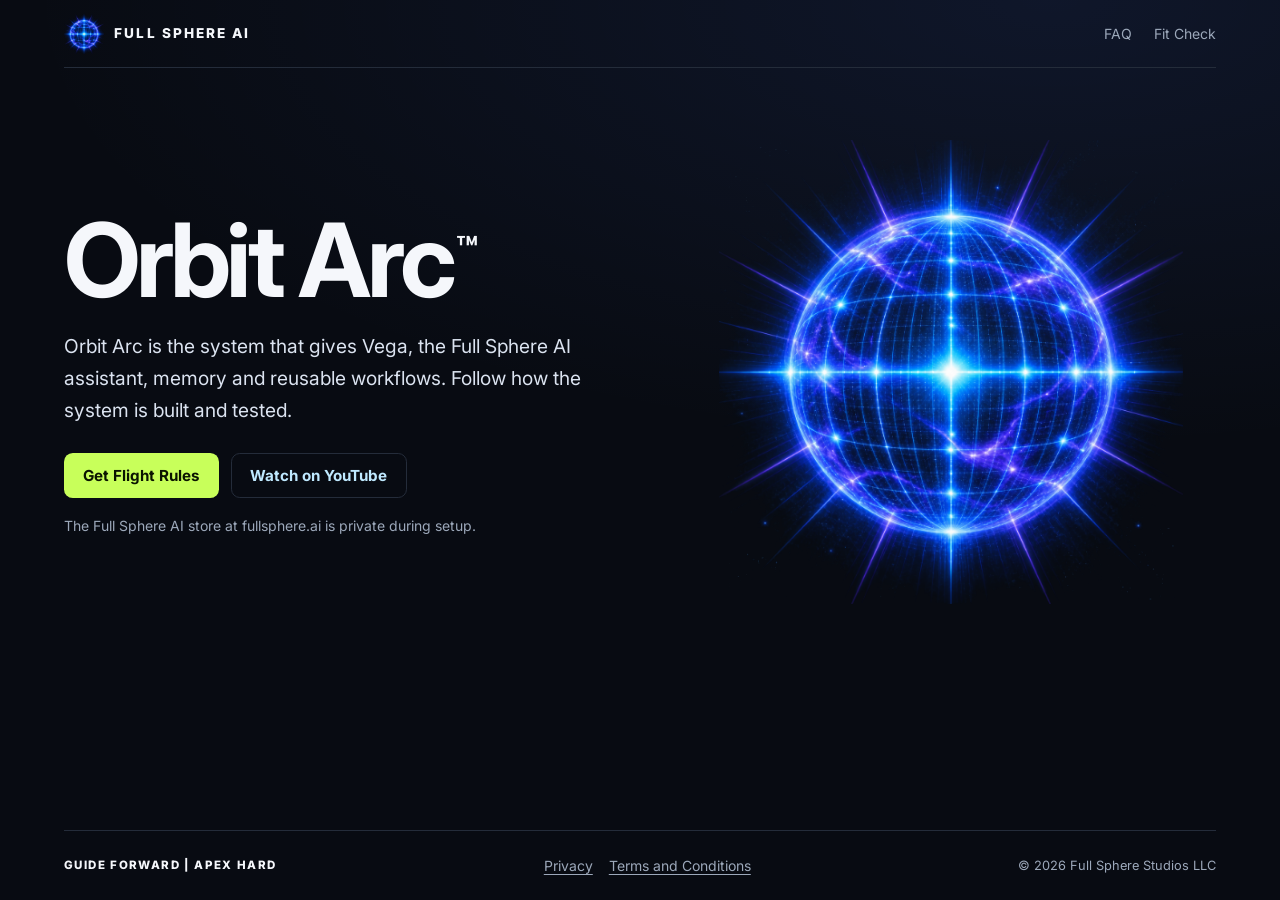
<file: index.html>
<!DOCTYPE html>
<html lang="en">
<head>
<meta charset="utf-8">
<meta name="viewport" content="width=device-width,initial-scale=1">
<title>Orbit Arc™ | Full Sphere AI</title>
<meta name="description" content="Orbit Arc is the assistant system in development at Full Sphere AI.">
<link rel="canonical" href="https://orbitarc.co/">
<link rel="icon" type="image/png" sizes="64x64" href="full-sphere-mark.png">
<link rel="apple-touch-icon" href="full-sphere-touch.png">
<meta property="og:type" content="website">
<meta property="og:url" content="https://orbitarc.co/">
<meta property="og:title" content="Orbit Arc™ | Full Sphere AI">
<meta property="og:description" content="Orbit Arc is the assistant system in development at Full Sphere AI.">
<meta property="og:image" content="https://orbitarc.co/full-sphere-social.png">
<meta name="twitter:card" content="summary_large_image">
<link rel="stylesheet" href="styles.css">
</head>
<body>
<div class="wrap">
<nav class="top" aria-label="Main">
  <a class="mark" href="index.html"><img src="full-sphere-mark.png" alt="" width="40" height="40"><span>FULL SPHERE AI</span></a>
  <div class="links">
    <a href="faq.html">FAQ</a>
    <a href="fit.html">Fit Check</a>
  </div>
</nav>

<main>
  <header class="hero home-hero">
    <div class="hero-copy">
      <h1>Orbit Arc<span class="trademark">™</span></h1>
      <p class="sub">Orbit Arc is the system that gives Vega, the Full Sphere AI assistant, memory and reusable workflows. Follow how the system is built and tested.</p>
      <div class="cta-row">
        <a class="btn" href="https://orbitarc.beehiiv.com/subscribe">Get Flight Rules</a>
        <a class="btn ghost" href="https://www.youtube.com/@fullsphereAi">Watch on YouTube</a>
      </div>
      <p class="under">The Full Sphere AI store at fullsphere.ai is private during setup.</p>
    </div>
    <img class="hero-art" src="full-sphere-sphere.png" alt="" width="512" height="512">
  </header>
</main>

<footer>
  <div class="fbrand">Guide Forward | Apex Hard</div>
  <div class="social"><a href="privacy.html">Privacy</a><a href="terms.html">Terms and Conditions</a></div>
  <div>&copy; 2026 Full Sphere Studios LLC</div>
</footer>
</div>
</body>
</html>
</file>
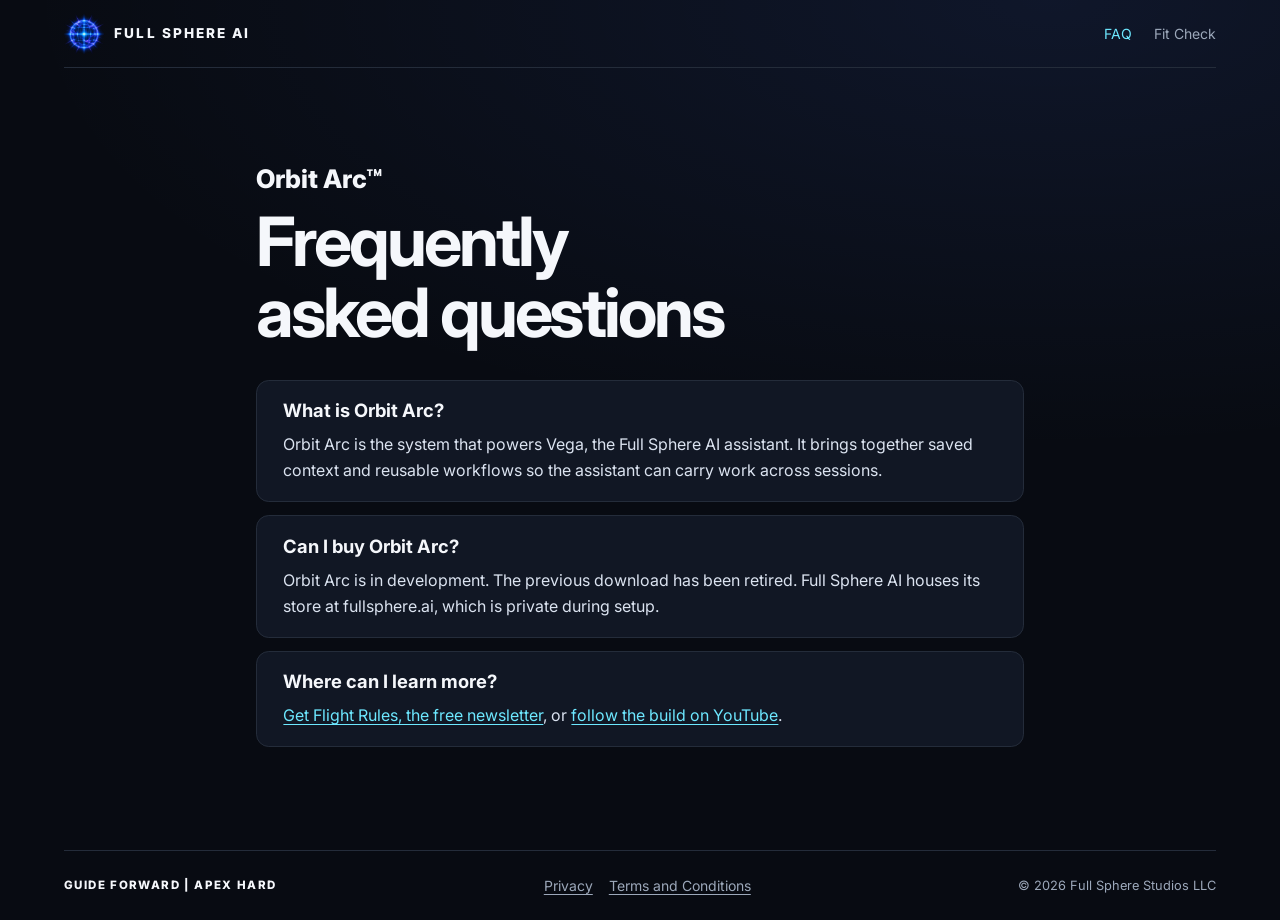
<file: faq.html>
<!DOCTYPE html>
<html lang="en">
<head>
<meta charset="utf-8">
<meta name="viewport" content="width=device-width,initial-scale=1">
<title>FAQ | Orbit Arc</title>
<meta name="description" content="What Orbit Arc is, where to follow the build, and where Full Sphere AI houses its store.">
<link rel="canonical" href="https://orbitarc.co/faq.html">
<link rel="icon" type="image/png" sizes="64x64" href="full-sphere-mark.png">
<link rel="apple-touch-icon" href="full-sphere-touch.png">
<meta property="og:type" content="website">
<meta property="og:url" content="https://orbitarc.co/faq.html">
<meta property="og:title" content="FAQ | Orbit Arc">
<meta property="og:description" content="What Orbit Arc is, where to follow the build, and where Full Sphere AI houses its store.">
<meta property="og:image" content="https://orbitarc.co/full-sphere-social.png">
<meta name="twitter:card" content="summary_large_image">
<link rel="stylesheet" href="styles.css">
</head>
<body>
<div class="wrap">
<nav class="top" aria-label="Main">
  <a class="mark" href="index.html"><img src="full-sphere-mark.png" alt="" width="40" height="40"><span>FULL SPHERE AI</span></a>
  <div class="links">
    <a href="faq.html" aria-current="page">FAQ</a>
    <a href="fit.html">Fit Check</a>
  </div>
</nav>

<main>
  <header class="hero">
    <p class="product-label">Orbit Arc™</p>
    <h1>Frequently asked questions</h1>
  </header>

  <div class="faq-item">
    <h2>What is Orbit Arc?</h2>
    <p>Orbit Arc is the system that powers Vega, the Full Sphere AI assistant. It brings together saved context and reusable workflows so the assistant can carry work across sessions.</p>
  </div>
  <div class="faq-item">
    <h2>Can I buy Orbit Arc?</h2>
    <p>Orbit Arc is in development. The previous download has been retired. Full Sphere AI houses its store at fullsphere.ai, which is private during setup.</p>
  </div>
  <div class="faq-item">
    <h2>Where can I learn more?</h2>
    <p><a href="https://orbitarc.beehiiv.com/subscribe">Get Flight Rules, the free newsletter</a>, or <a href="https://www.youtube.com/@fullsphereAi">follow the build on YouTube</a>.</p>
  </div>
</main>

<footer>
  <div class="fbrand">Guide Forward | Apex Hard</div>
  <div class="social"><a href="privacy.html">Privacy</a><a href="terms.html">Terms and Conditions</a></div>
  <div>&copy; 2026 Full Sphere Studios LLC</div>
</footer>
</div>
</body>
</html>
</file>
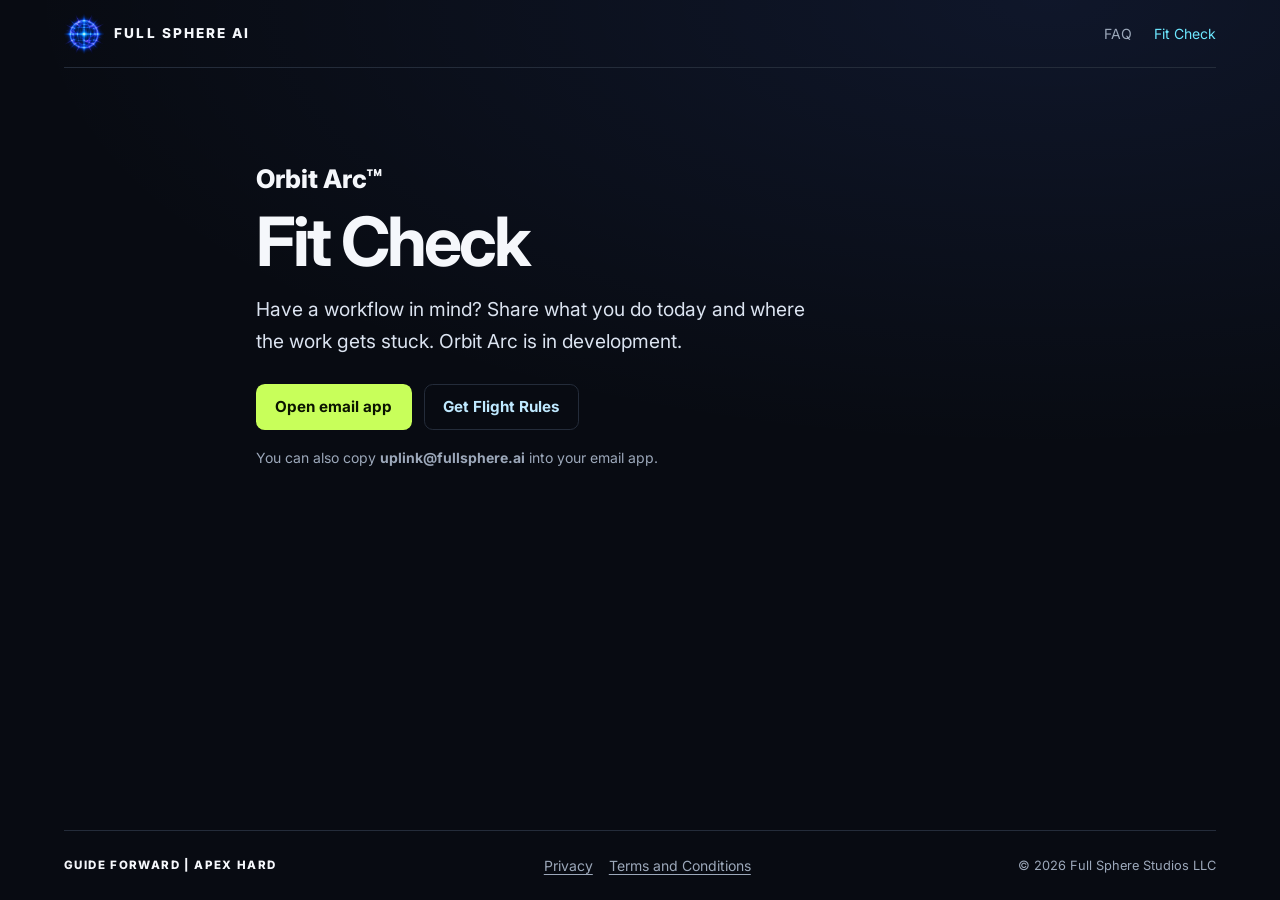
<file: fit.html>
<!DOCTYPE html>
<html lang="en">
<head>
<meta charset="utf-8">
<meta name="viewport" content="width=device-width,initial-scale=1">
<title>Fit Check | Orbit Arc</title>
<meta name="description" content="Get in touch with Full Sphere AI about a workflow or question related to Orbit Arc.">
<link rel="canonical" href="https://orbitarc.co/fit.html">
<link rel="icon" type="image/png" sizes="64x64" href="full-sphere-mark.png">
<link rel="apple-touch-icon" href="full-sphere-touch.png">
<meta property="og:type" content="website">
<meta property="og:url" content="https://orbitarc.co/fit.html">
<meta property="og:title" content="Fit Check | Orbit Arc">
<meta property="og:description" content="Get in touch with Full Sphere AI about a workflow or question related to Orbit Arc.">
<meta property="og:image" content="https://orbitarc.co/full-sphere-social.png">
<meta name="twitter:card" content="summary_large_image">
<link rel="stylesheet" href="styles.css">
</head>
<body>
<div class="wrap">
<nav class="top" aria-label="Main">
  <a class="mark" href="index.html"><img src="full-sphere-mark.png" alt="" width="40" height="40"><span>FULL SPHERE AI</span></a>
  <div class="links">
    <a href="faq.html">FAQ</a>
    <a href="fit.html" aria-current="page">Fit Check</a>
  </div>
</nav>

<main>
  <header class="hero">
    <p class="product-label">Orbit Arc™</p>
    <h1>Fit Check</h1>
    <p class="sub">Have a workflow in mind? Share what you do today and where the work gets stuck. Orbit Arc is in development.</p>
    <div class="cta-row">
      <a class="btn" href="mailto:uplink@fullsphere.ai?subject=Orbit%20Arc">Open email app</a>
      <a class="btn ghost" href="https://orbitarc.beehiiv.com/subscribe">Get Flight Rules</a>
    </div>
    <p class="under">You can also copy <strong>uplink@fullsphere.ai</strong> into your email app.</p>
  </header>
</main>

<footer>
  <div class="fbrand">Guide Forward | Apex Hard</div>
  <div class="social"><a href="privacy.html">Privacy</a><a href="terms.html">Terms and Conditions</a></div>
  <div>&copy; 2026 Full Sphere Studios LLC</div>
</footer>
</div>
</body>
</html>
</file>
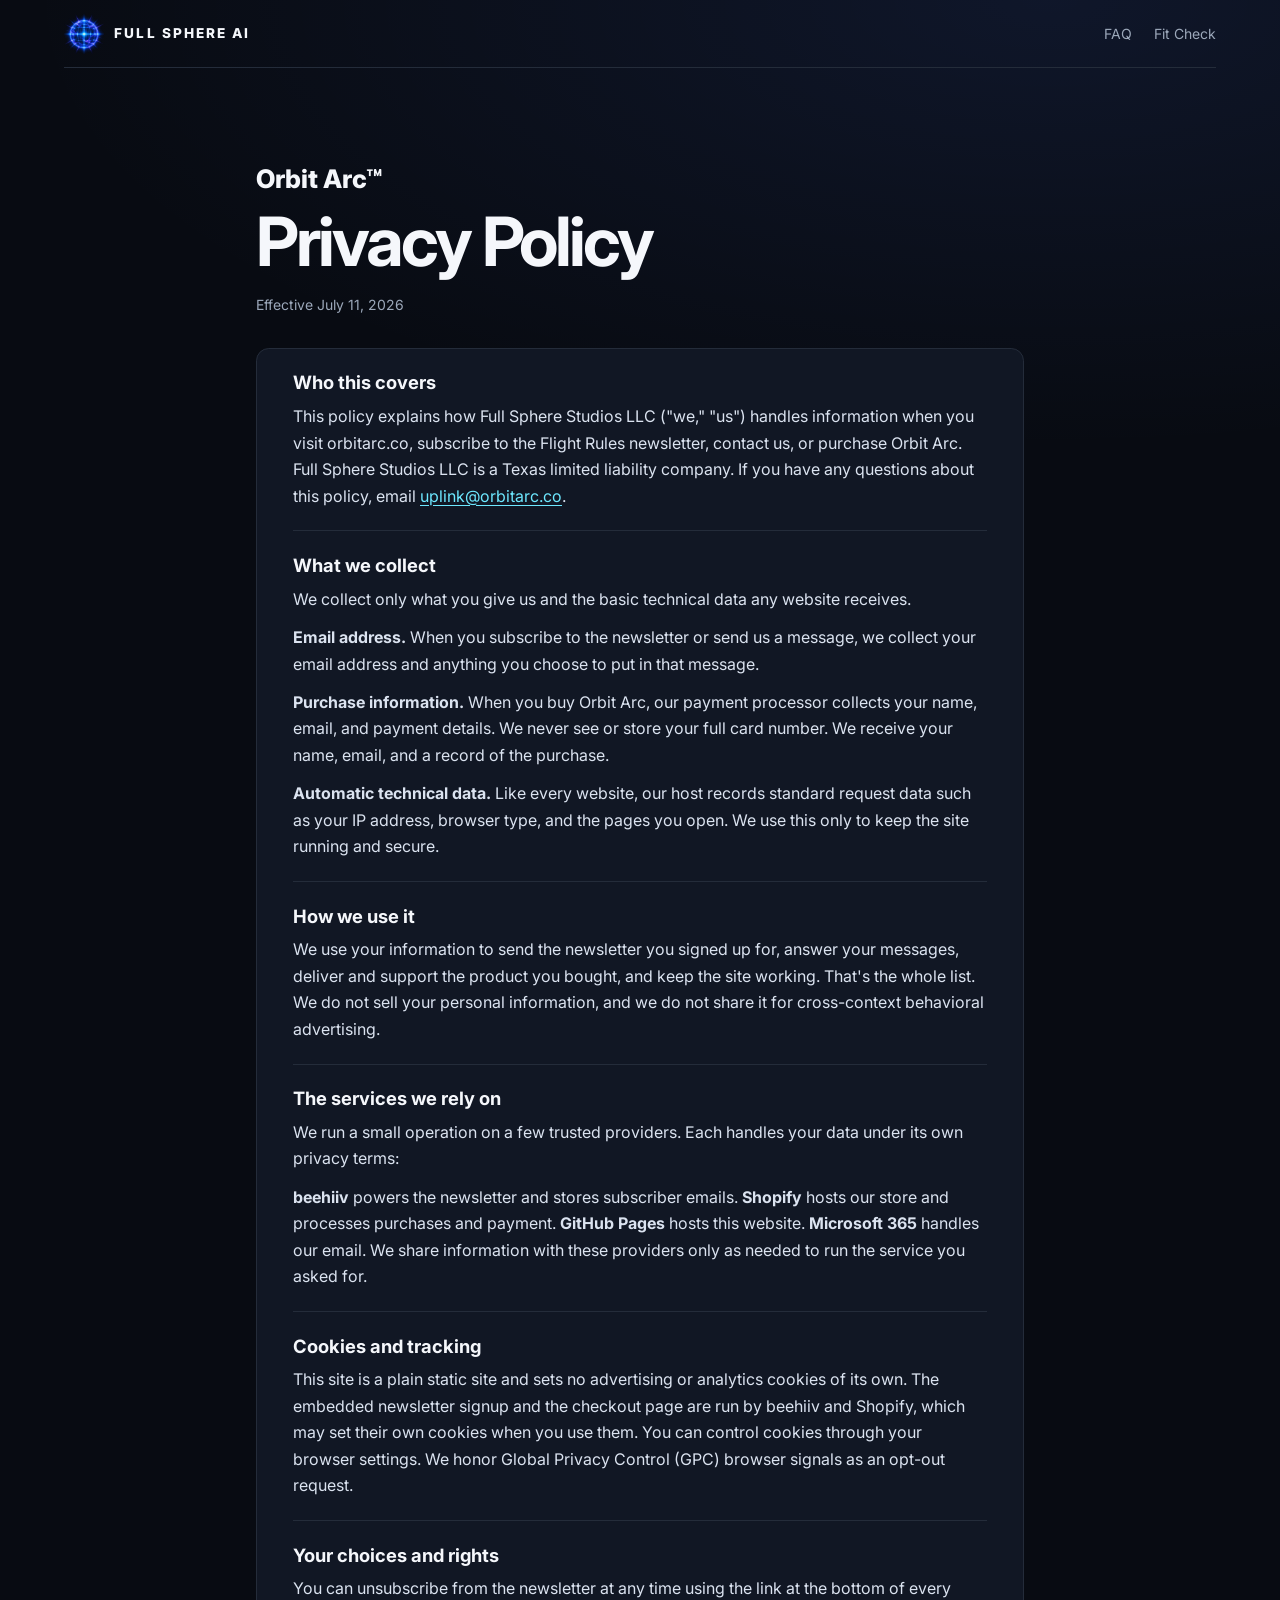
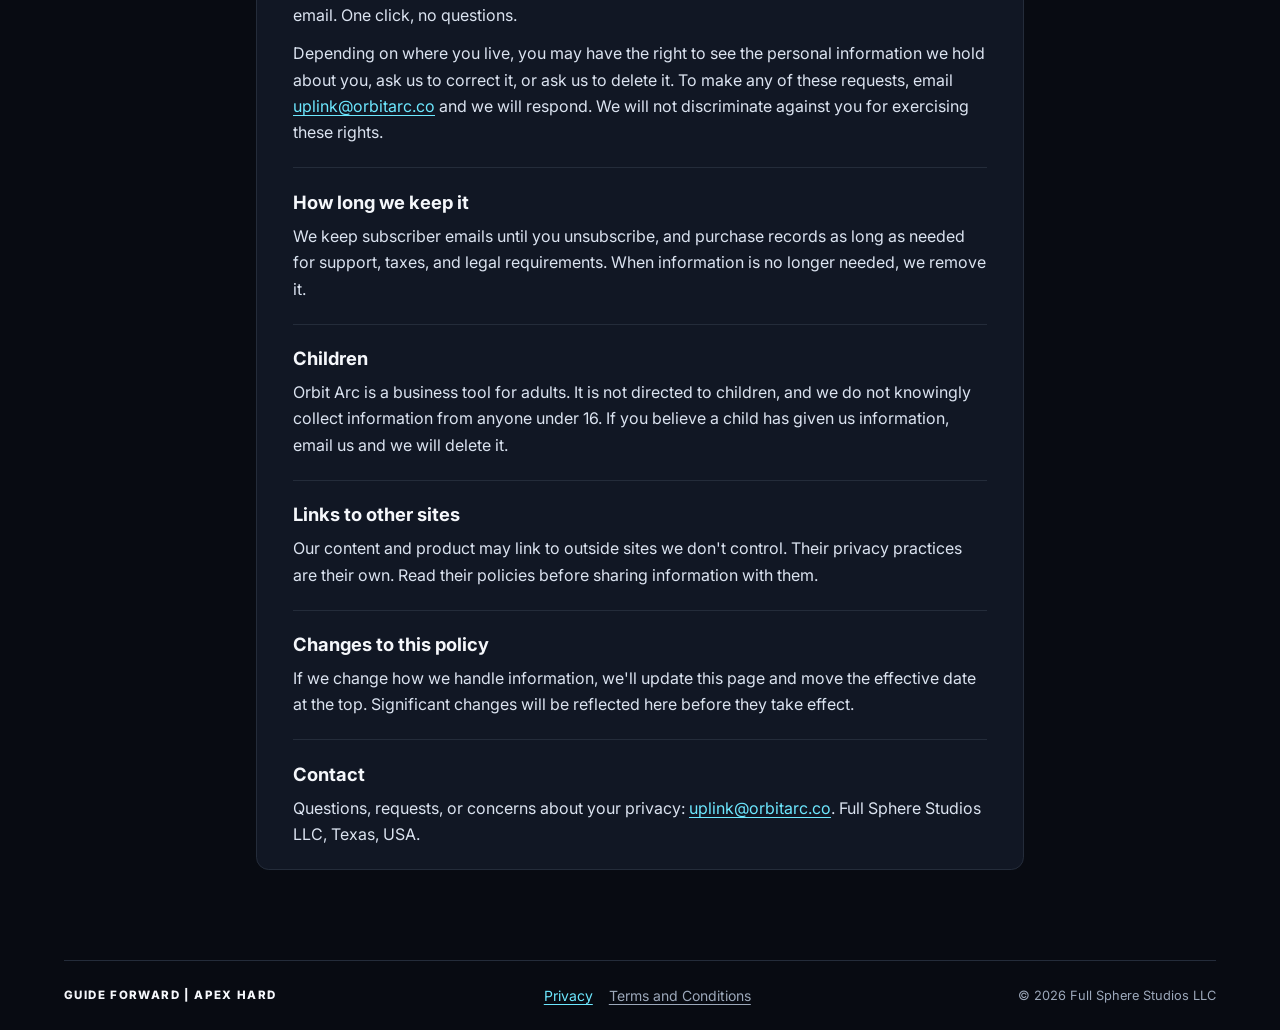
<file: privacy.html>
<!DOCTYPE html>
<html lang="en">
<head>
<meta charset="utf-8">
<meta name="viewport" content="width=device-width,initial-scale=1">
<title>Privacy Policy | Orbit Arc</title>
<meta name="description" content="How Orbit Arc and Full Sphere Studios LLC collect, use, and protect your information.">
<link rel="canonical" href="https://orbitarc.co/privacy.html">
<link rel="icon" type="image/png" sizes="64x64" href="full-sphere-mark.png">
<link rel="apple-touch-icon" href="full-sphere-touch.png">
<meta property="og:type" content="website">
<meta property="og:title" content="Privacy Policy | Orbit Arc">
<meta property="og:image" content="https://orbitarc.co/full-sphere-social.png">
<meta name="robots" content="noindex">
<link rel="stylesheet" href="styles.css">
</head>
<body>
<div class="wrap">

<nav class="top" aria-label="Main">
  <a class="mark" href="index.html"><img src="full-sphere-mark.png" alt="" width="40" height="40"><span>FULL SPHERE AI</span></a>
  <div class="links">
    <a href="faq.html">FAQ</a>
    <a href="fit.html">Fit Check</a>
  </div>
</nav>

<main>
<header class="hero">
  <p class="product-label">Orbit Arc™</p>
  <h1>Privacy Policy</h1>
  <p class="under">Effective July 11, 2026</p>
</header>

<div class="policy">

<section class="policy-section"><h2>Who this covers</h2>
<p>This policy explains how Full Sphere Studios LLC ("we," "us") handles information when you visit orbitarc.co, subscribe to the Flight Rules newsletter, contact us, or purchase Orbit Arc. Full Sphere Studios LLC is a Texas limited liability company. If you have any questions about this policy, email <a href="mailto:uplink@orbitarc.co?subject=Privacy">uplink@orbitarc.co</a>.</p></section>

<section class="policy-section"><h2>What we collect</h2>
<p>We collect only what you give us and the basic technical data any website receives.</p>
<p><strong>Email address.</strong> When you subscribe to the newsletter or send us a message, we collect your email address and anything you choose to put in that message.</p>
<p><strong>Purchase information.</strong> When you buy Orbit Arc, our payment processor collects your name, email, and payment details. We never see or store your full card number. We receive your name, email, and a record of the purchase.</p>
<p><strong>Automatic technical data.</strong> Like every website, our host records standard request data such as your IP address, browser type, and the pages you open. We use this only to keep the site running and secure.</p></section>

<section class="policy-section"><h2>How we use it</h2>
<p>We use your information to send the newsletter you signed up for, answer your messages, deliver and support the product you bought, and keep the site working. That's the whole list. We do not sell your personal information, and we do not share it for cross-context behavioral advertising.</p></section>

<section class="policy-section"><h2>The services we rely on</h2>
<p>We run a small operation on a few trusted providers. Each handles your data under its own privacy terms:</p>
<p><strong>beehiiv</strong> powers the newsletter and stores subscriber emails. <strong>Shopify</strong> hosts our store and processes purchases and payment. <strong>GitHub Pages</strong> hosts this website. <strong>Microsoft 365</strong> handles our email. We share information with these providers only as needed to run the service you asked for.</p></section>

<section class="policy-section"><h2>Cookies and tracking</h2>
<p>This site is a plain static site and sets no advertising or analytics cookies of its own. The embedded newsletter signup and the checkout page are run by beehiiv and Shopify, which may set their own cookies when you use them. You can control cookies through your browser settings. We honor Global Privacy Control (GPC) browser signals as an opt-out request.</p></section>

<section class="policy-section"><h2>Your choices and rights</h2>
<p>You can unsubscribe from the newsletter at any time using the link at the bottom of every email. One click, no questions.</p>
<p>Depending on where you live, you may have the right to see the personal information we hold about you, ask us to correct it, or ask us to delete it. To make any of these requests, email <a href="mailto:uplink@orbitarc.co?subject=Privacy%20request">uplink@orbitarc.co</a> and we will respond. We will not discriminate against you for exercising these rights.</p></section>

<section class="policy-section"><h2>How long we keep it</h2>
<p>We keep subscriber emails until you unsubscribe, and purchase records as long as needed for support, taxes, and legal requirements. When information is no longer needed, we remove it.</p></section>

<section class="policy-section"><h2>Children</h2>
<p>Orbit Arc is a business tool for adults. It is not directed to children, and we do not knowingly collect information from anyone under 16. If you believe a child has given us information, email us and we will delete it.</p></section>

<section class="policy-section"><h2>Links to other sites</h2>
<p>Our content and product may link to outside sites we don't control. Their privacy practices are their own. Read their policies before sharing information with them.</p></section>

<section class="policy-section"><h2>Changes to this policy</h2>
<p>If we change how we handle information, we'll update this page and move the effective date at the top. Significant changes will be reflected here before they take effect.</p></section>

<section class="policy-section"><h2>Contact</h2>
<p>Questions, requests, or concerns about your privacy: <a href="mailto:uplink@orbitarc.co?subject=Privacy">uplink@orbitarc.co</a>. Full Sphere Studios LLC, Texas, USA.</p></section>

</div>
</main>

<footer>
  <div class="fbrand">Guide Forward | Apex Hard</div>
  <div class="social"><a href="privacy.html" aria-current="page">Privacy</a><a href="terms.html">Terms and Conditions</a></div>
  <div>&copy; 2026 Full Sphere Studios LLC</div>
</footer>

</div>
</body>
</html>
</file>
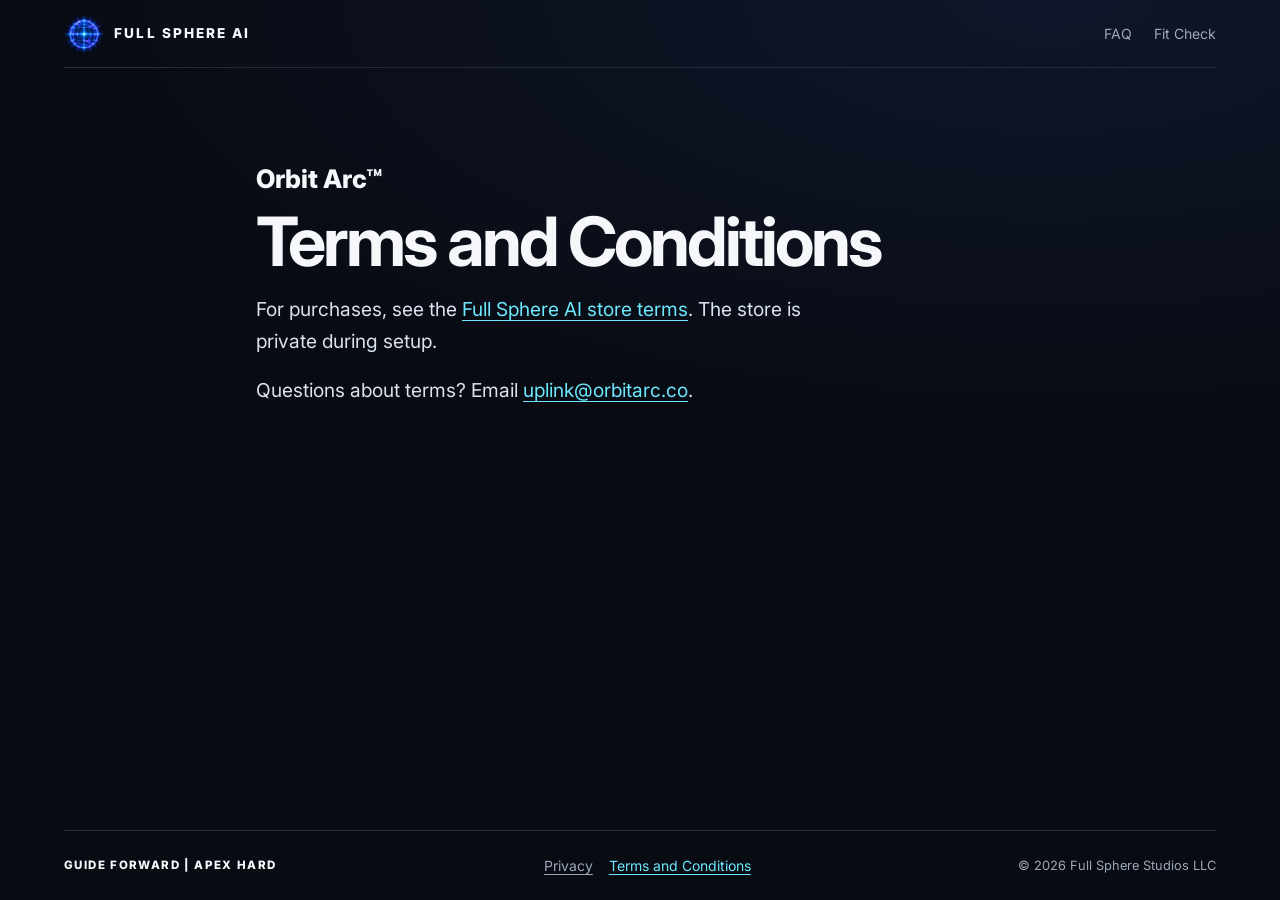
<file: terms.html>
<!DOCTYPE html>
<html lang="en">
<head>
<meta charset="utf-8">
<meta name="viewport" content="width=device-width,initial-scale=1">
<title>Terms and Conditions | Orbit Arc</title>
<meta name="description" content="Find the Full Sphere AI store terms and contact information.">
<link rel="canonical" href="https://orbitarc.co/terms.html">
<link rel="icon" type="image/png" sizes="64x64" href="full-sphere-mark.png">
<link rel="apple-touch-icon" href="full-sphere-touch.png">
<meta property="og:type" content="website">
<meta property="og:title" content="Terms and Conditions | Orbit Arc">
<meta property="og:image" content="https://orbitarc.co/full-sphere-social.png">
<meta name="robots" content="noindex">
<link rel="stylesheet" href="styles.css">
</head>
<body>
<div class="wrap">

<nav class="top" aria-label="Main">
  <a class="mark" href="index.html"><img src="full-sphere-mark.png" alt="" width="40" height="40"><span>FULL SPHERE AI</span></a>
  <div class="links">
    <a href="faq.html">FAQ</a>
    <a href="fit.html">Fit Check</a>
  </div>
</nav>

<main>
<header class="hero">
  <p class="product-label">Orbit Arc™</p>
  <h1>Terms and Conditions</h1>
  <p class="sub">For purchases, see the <a href="https://fullsphere.ai/policies/terms-of-service">Full Sphere AI store terms</a>. The store is private during setup.</p>
  <p class="sub">Questions about terms? Email <a href="mailto:uplink@orbitarc.co?subject=Terms">uplink@orbitarc.co</a>.</p>
</header>
</main>

<footer>
  <div class="fbrand">Guide Forward | Apex Hard</div>
  <div class="social"><a href="privacy.html">Privacy</a><a href="terms.html" aria-current="page">Terms and Conditions</a></div>
  <div>&copy; 2026 Full Sphere Studios LLC</div>
</footer>

</div>
</body>
</html>
</file>
<file: styles.css>
@import url('https://fonts.googleapis.com/css2?family=Inter:wght@400;600;700;800&display=swap');

:root {
  color-scheme: dark;
  --bg: #080b12;
  --panel: #111724;
  --line: #242c3a;
  --cyan: #6de8ff;
  --lime: #c8ff5a;
  --ice: #bfe9ff;
  --text: #dbe3f0;
  --dim: #9ca8ba;
  --white: #f5f7fb;
}

* { box-sizing: border-box; }

body {
  margin: 0;
  background: radial-gradient(ellipse 64rem 28rem at 82% 0%, rgba(79, 124, 255, .10), transparent), var(--bg);
  color: var(--text);
  font: 400 1rem/1.65 Inter, ui-sans-serif, system-ui, sans-serif;
}

a { color: var(--cyan); text-underline-offset: .2em; }
a:hover { color: var(--white); }
:focus-visible { outline: 2px solid var(--cyan); outline-offset: 5px; }
img { display: block; max-width: 100%; }

.wrap {
  width: min(100% - 2.5rem, 72rem);
  min-height: 100vh;
  display: flex;
  flex-direction: column;
  margin-inline: auto;
}

.top {
  display: flex;
  flex-wrap: wrap;
  justify-content: space-between;
  align-items: center;
  gap: .5rem 1.5rem;
  padding-block: .85rem;
  border-bottom: 1px solid var(--line);
}

.mark, .links, .cta-row, .social {
  display: flex;
  flex-wrap: wrap;
  align-items: center;
}

.mark {
  gap: .65rem;
  color: var(--white);
  font-weight: 800;
  font-size: .85rem;
  letter-spacing: .15em;
  text-decoration: none;
}

.mark img { flex: none; }
.links { gap: .3rem 1.35rem; }

.links a, .social a {
  display: inline-block;
  padding-block: .45rem;
  color: var(--dim);
  font-size: .875rem;
  text-decoration: none;
}

.links a:hover, .social a:hover, a[aria-current="page"] { color: var(--cyan); }

main { flex: 1; }

.hero {
  max-width: 48rem;
  margin-inline: auto;
  padding-block: clamp(3rem, 8vw, 6rem) 2rem;
}

.hero h1 {
  margin: 0;
  color: var(--white);
  font-size: clamp(2.35rem, 6vw, 4.25rem);
  line-height: 1.04;
  letter-spacing: -.045em;
  text-wrap: balance;
}

.kicker {
  margin: 0 0 .9rem;
  color: var(--cyan);
  font-size: .75rem;
  font-weight: 700;
  letter-spacing: .17em;
  text-transform: uppercase;
}

.product-label {
  margin: 0 0 .7rem;
  color: var(--white);
  font-size: clamp(1.2rem, 2.8vw, 1.6rem);
  font-weight: 800;
  line-height: 1.2;
}

.sub {
  max-width: 48ch;
  margin: 1.1rem 0 0;
  font-size: clamp(1.02rem, 2.1vw, 1.2rem);
}

.under { margin: 1rem 0 0; color: var(--dim); font-size: .875rem; }
.cta-row { gap: .75rem; margin-top: 1.65rem; }

.home-hero {
  display: grid;
  grid-template-columns: 1.08fr 1fr;
  align-items: center;
  gap: clamp(1rem, 4vw, 4rem);
  max-width: none;
  padding-block: clamp(2.25rem, 8vh, 6rem);
}

.home-hero h1 { font-size: clamp(3.15rem, 8vw, 6.8rem); }

.trademark {
  margin-inline-start: .1em;
  font-size: .35em;
  vertical-align: super;
}

.hero-art {
  width: min(100%, 29rem, 58vh);
  height: auto;
  margin-inline: auto;
}

.btn {
  display: inline-flex;
  align-items: center;
  min-height: 2.85rem;
  padding: .55rem 1.15rem;
  border: 1px solid transparent;
  border-radius: .55rem;
  background: var(--lime);
  color: #0b1400;
  font-size: .95rem;
  font-weight: 700;
  text-decoration: none;
}

.btn:hover { background: #dcff9c; color: #0b1400; }

.btn.ghost {
  border-color: var(--line);
  background: transparent;
  color: var(--ice);
}

.btn.ghost:hover { border-color: var(--cyan); color: var(--white); }

.faq-item, .policy {
  max-width: 48rem;
  margin-inline: auto;
  border: 1px solid var(--line);
  border-radius: .8rem;
  background: var(--panel);
}

.faq-item { margin-bottom: .8rem; padding: 1.1rem clamp(1rem, 3vw, 1.65rem); }

.faq-item h2, .policy-section h2 {
  margin: 0 0 .5rem;
  color: var(--white);
  font-size: 1.15rem;
  line-height: 1.35;
}

.faq-item p, .policy-section p { margin: 0; }
.policy { padding: 0 clamp(1rem, 4vw, 2.25rem); }
.policy-section { padding-block: 1.35rem; }
.policy-section + .policy-section { border-top: 1px solid var(--line); }
.policy-section p + p { margin-top: .75rem; }

footer {
  display: flex;
  flex-wrap: wrap;
  justify-content: space-between;
  align-items: center;
  gap: .35rem 1.3rem;
  margin-top: clamp(3rem, 7vw, 6rem);
  padding-block: 1rem;
  border-top: 1px solid var(--line);
  color: var(--dim);
  font-size: .8rem;
}

.fbrand {
  color: var(--white);
  font-size: .72rem;
  font-weight: 800;
  letter-spacing: .12em;
  text-transform: uppercase;
}

.social { gap: .15rem 1rem; }
.social a { text-decoration: underline; }

@media (max-width: 44rem) {
  .home-hero { grid-template-columns: 1fr; gap: 1rem; }
  .hero-art { width: min(76%, 20rem); }
  footer { align-items: flex-start; flex-direction: column; }
}
</file>
